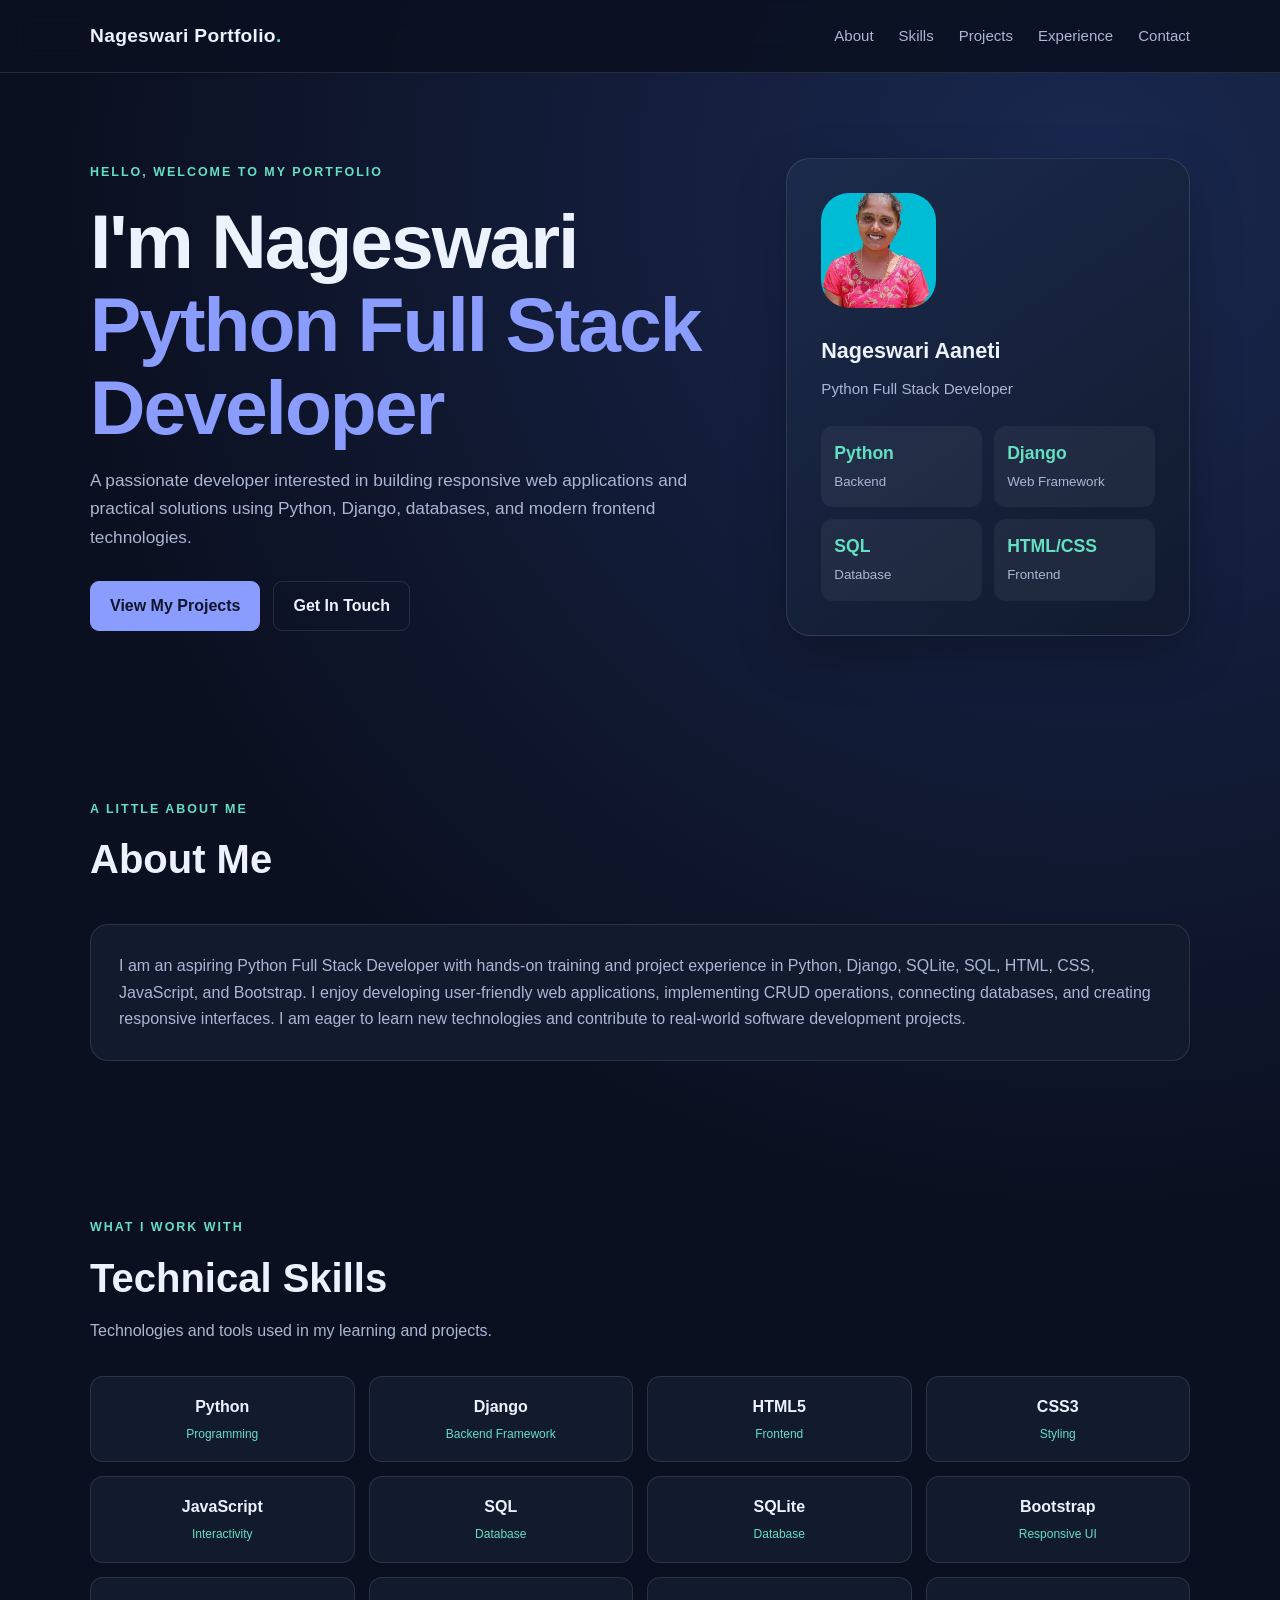
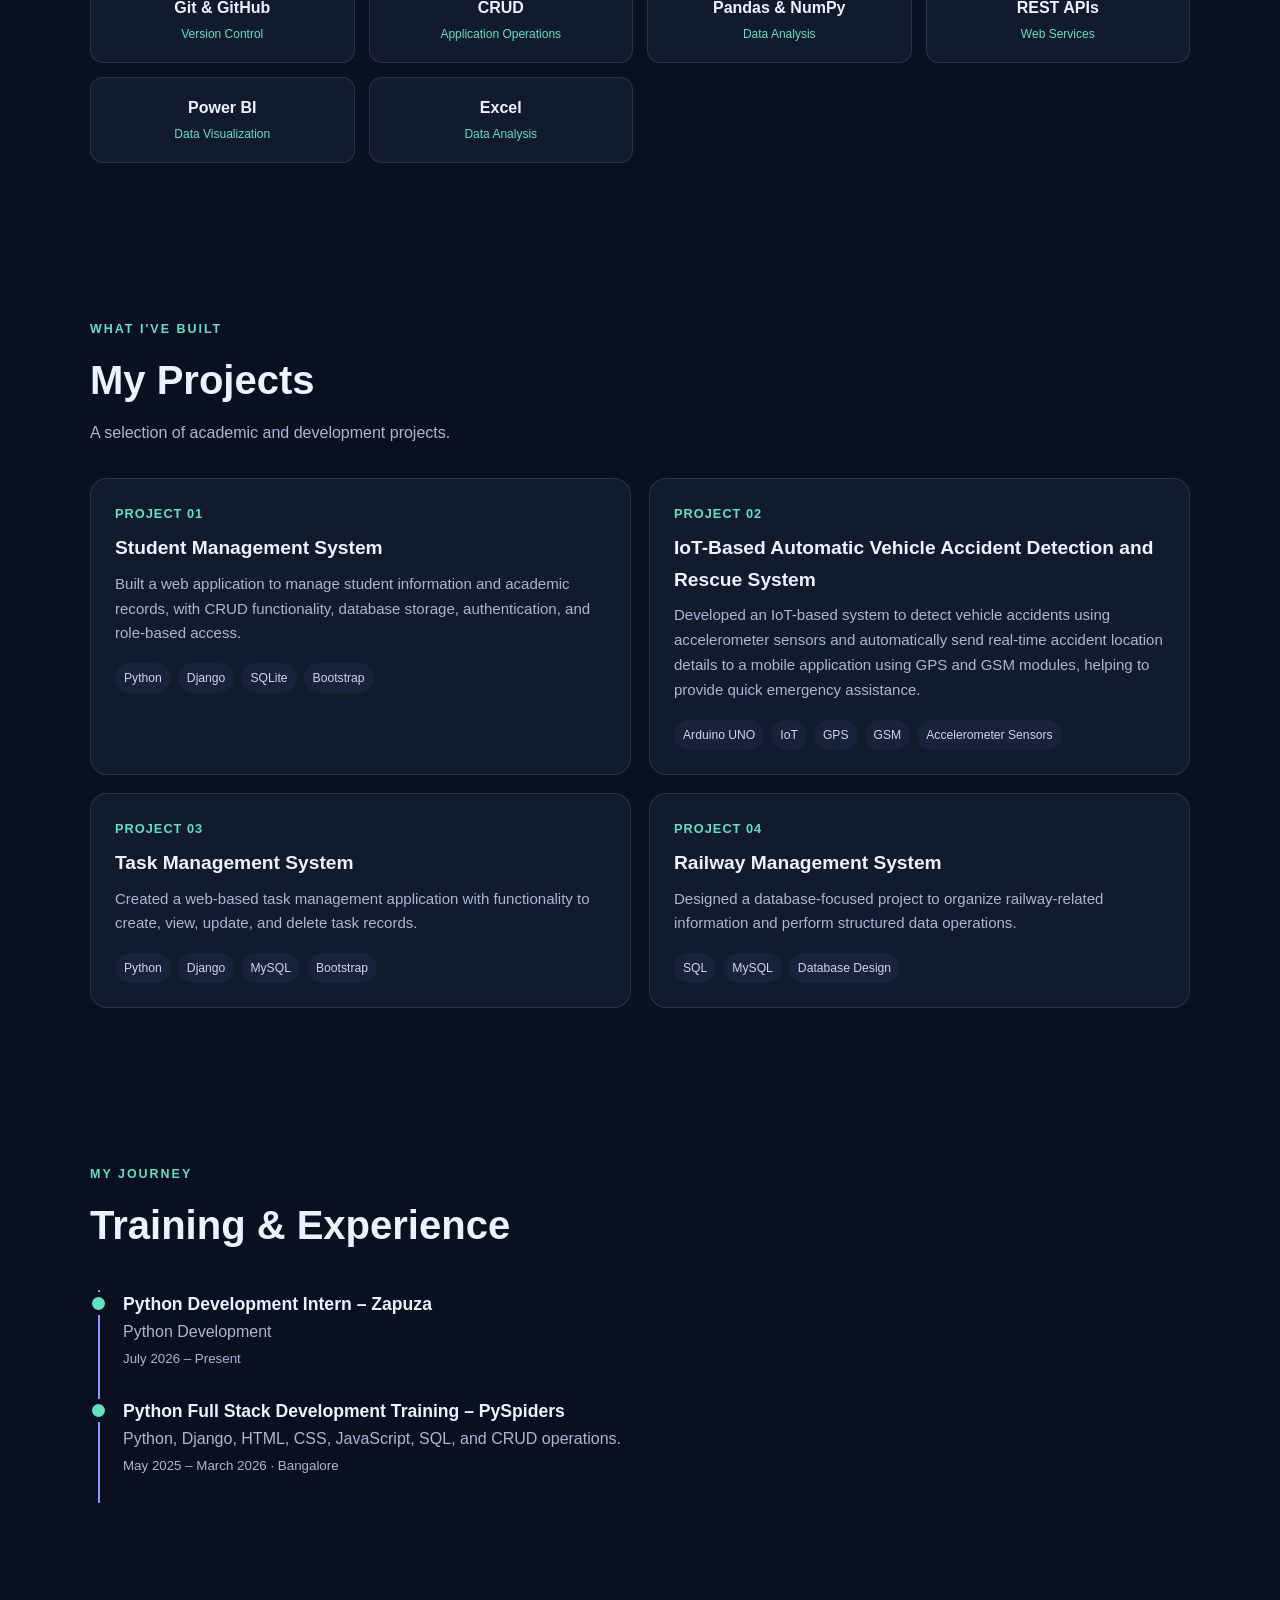
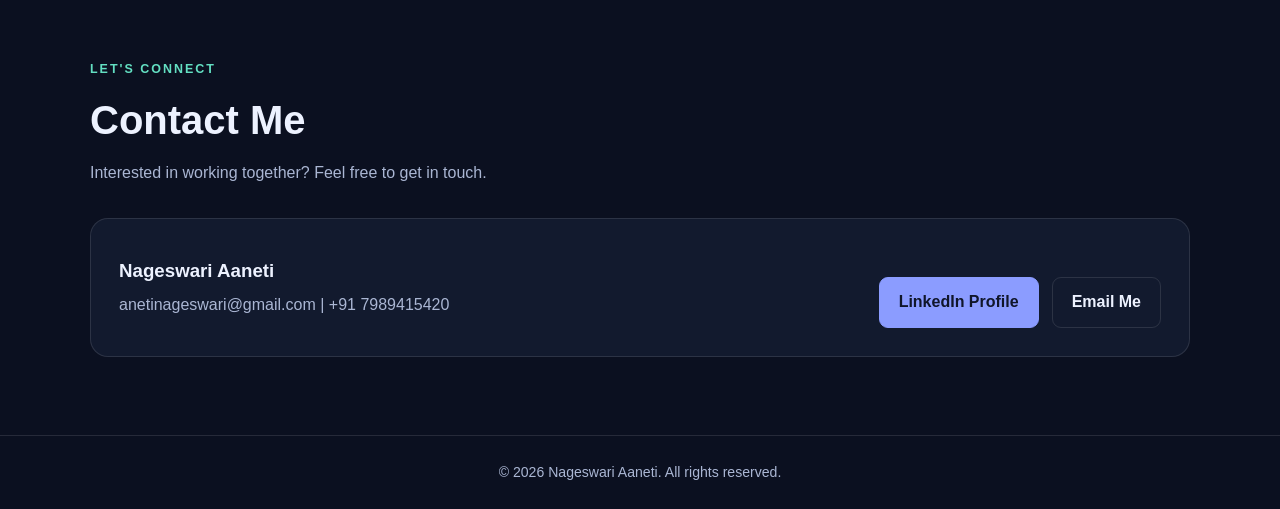
<file: index.html>
<!DOCTYPE html>
<html lang="en">

<head>
  <meta charset="UTF-8">
  <meta name="viewport" content="width=device-width, initial-scale=1.0">
  <meta name="description" content="Portfolio of Nageswari Aaneti, Python Full Stack Developer.">
  <title>Nageswari Aaneti | Python Full Stack Developer</title>
  <style>
    :root {
      --bg: #0b1020;
      --panel: #121a2e;
      --panel-soft: #17223b;
      --text: #edf2ff;
      --muted: #aab6d3;
      --accent: #8b9cff;
      --accent-2: #63dfc2;
      --line: rgba(255, 255, 255, .11);
      --shadow: 0 18px 50px rgba(0, 0, 0, .25);
    }

    * {
      box-sizing: border-box;
      margin: 0;
      padding: 0;
    }

    html {
      scroll-behavior: smooth;
    }

    body {
      font-family: Inter, "Segoe UI", Arial, sans-serif;
      background: radial-gradient(circle at 85% 5%, #1a2850 0, transparent 28%), var(--bg);
      color: var(--text);
      line-height: 1.65;
    }

    a {
      color: inherit;
      text-decoration: none;
    }

    .container {
      width: min(1100px, 90%);
      margin: auto;
    }

    header {
      position: sticky;
      top: 0;
      z-index: 10;
      background: rgba(11, 16, 32, .88);
      backdrop-filter: blur(14px);
      border-bottom: 1px solid var(--line);
    }

    nav {
      min-height: 72px;
      display: flex;
      align-items: center;
      justify-content: space-between;
      gap: 20px;
    }

    .logo {
      font-size: 1.2rem;
      font-weight: 800;
      letter-spacing: .3px;
    }

    .logo span {
      color: var(--accent-2);
    }

    .nav-links {
      display: flex;
      align-items: center;
      gap: 25px;
      list-style: none;
    }

    .nav-links a {
      color: var(--muted);
      font-size: .94rem;
      transition: color .2s;
    }

    .nav-links a:hover {
      color: var(--accent-2);
    }

    .menu-btn {
      display: none;
      background: none;
      color: var(--text);
      border: 1px solid var(--line);
      border-radius: 8px;
      padding: 7px 11px;
      font-size: 1.1rem;
    }

    .hero {
      min-height: 590px;
      display: grid;
      grid-template-columns: 1.35fr .85fr;
      align-items: center;
      gap: 55px;
      padding: 85px 0;
    }

    .eyebrow {
      color: var(--accent-2);
      font-weight: 700;
      letter-spacing: 2px;
      text-transform: uppercase;
      font-size: .78rem;
    }

    h1 {
      font-size: clamp(2.7rem, 6vw, 4.8rem);
      line-height: 1.08;
      margin: 17px 0;
      letter-spacing: -2px;
    }

    h1 span {
      color: var(--accent);
    }

    .hero p {
      color: var(--muted);
      max-width: 620px;
      font-size: 1.08rem;
    }

    .actions {
      display: flex;
      flex-wrap: wrap;
      gap: 13px;
      margin-top: 30px;
    }

    .btn {
      display: inline-flex;
      align-items: center;
      justify-content: center;
      padding: 11px 19px;
      border-radius: 9px;
      font-weight: 700;
      border: 1px solid var(--accent);
      transition: transform .2s, background .2s;
    }

    .btn:hover {
      transform: translateY(-3px);
    }

    .btn.primary {
      background: var(--accent);
      color: #10162a;
    }

    .btn.secondary {
      color: var(--text);
      border-color: var(--line);
    }

    .hero-card {
      background: linear-gradient(145deg, #1b2a4b, #111a2e);
      border: 1px solid var(--line);
      border-radius: 24px;
      padding: 34px;
      box-shadow: var(--shadow);
    }

    .avatar {
      width: 115px;
      height: 115px;
      border-radius: 28px;
      overflow: hidden;
      margin-bottom: 25px;
    }

    .avatar img {
      width: 100%;
      height: 100%;
      object-fit: cover;
      display: block;
    }

    .hero-card h2 {
      font-size: 1.35rem;
      margin-bottom: 7px;
    }

    .hero-card p {
      font-size: .95rem;
    }

    .quick-info {
      display: grid;
      grid-template-columns: 1fr 1fr;
      gap: 12px;
      margin-top: 25px;
    }

    .quick-info div {
      padding: 13px;
      border-radius: 12px;
      background: rgba(255, 255, 255, .05);
    }

    .quick-info strong {
      display: block;
      color: var(--accent-2);
      font-size: 1.1rem;
    }

    .quick-info small {
      color: var(--muted);
    }

    section {
      padding: 78px 0;
    }

    .section-heading {
      margin-bottom: 32px;
    }

    .section-heading h2 {
      font-size: clamp(1.8rem, 4vw, 2.5rem);
      margin-top: 7px;
    }

    .section-heading p {
      color: var(--muted);
      margin-top: 7px;
    }

    .about-box,
    .contact-box {
      background: var(--panel);
      border: 1px solid var(--line);
      border-radius: 18px;
      padding: 28px;
    }

    .about-box p {
      color: var(--muted);
    }

    .skills-grid {
      display: grid;
      grid-template-columns: repeat(4, 1fr);
      gap: 14px;
    }

    .skill {
      background: var(--panel);
      border: 1px solid var(--line);
      border-radius: 13px;
      padding: 17px;
      font-weight: 650;
      text-align: center;
    }

    .skill span {
      display: block;
      color: var(--accent-2);
      font-size: .75rem;
      font-weight: 500;
      margin-top: 4px;
    }

    .projects-grid {
      display: grid;
      grid-template-columns: repeat(2, 1fr);
      gap: 18px;
    }

    .project {
      background: var(--panel);
      border: 1px solid var(--line);
      border-radius: 17px;
      padding: 24px;
      transition: transform .2s, border-color .2s;
    }

    .project:hover {
      transform: translateY(-5px);
      border-color: var(--accent);
    }

    .project .number {
      color: var(--accent-2);
      font-size: .8rem;
      font-weight: 800;
      letter-spacing: 1px;
    }

    .project h3 {
      font-size: 1.2rem;
      margin: 8px 0;
    }

    .project p {
      color: var(--muted);
      font-size: .94rem;
    }

    .tags {
      display: flex;
      flex-wrap: wrap;
      gap: 7px;
      margin-top: 17px;
    }

    .tags span {
      background: var(--panel-soft);
      color: #cbd5f2;
      padding: 5px 9px;
      border-radius: 20px;
      font-size: .76rem;
    }

    .timeline {
      border-left: 2px solid var(--accent);
      padding-left: 23px;
      margin-left: 8px;
    }

    .timeline-item {
      position: relative;
      padding: 0 0 25px;
    }

    .timeline-item::before {
      content: "";
      position: absolute;
      left: -31px;
      top: 7px;
      width: 13px;
      height: 13px;
      border-radius: 50%;
      background: var(--accent-2);
      box-shadow: 0 0 0 5px var(--bg);
    }

    .timeline-item h3 {
      font-size: 1.1rem;
    }

    .timeline-item p,
    .timeline-item small {
      color: var(--muted);
    }

    .contact-box {
      display: flex;
      justify-content: space-between;
      align-items: center;
      gap: 25px;
      flex-wrap: wrap;
    }

    .contact-box p {
      color: var(--muted);
      margin-top: 5px;
    }

    footer {
      border-top: 1px solid var(--line);
      padding: 25px 0;
      color: var(--muted);
      text-align: center;
      font-size: .88rem;
    }

    @media (max-width: 760px) {
      .menu-btn {
        display: block;
      }

      .nav-links {
        display: none;
        position: absolute;
        top: 72px;
        left: 0;
        right: 0;
        padding: 20px 5%;
        background: #10182b;
        border-bottom: 1px solid var(--line);
        flex-direction: column;
        align-items: flex-start;
      }

      .nav-links.open {
        display: flex;
      }

      .hero {
        grid-template-columns: 1fr;
        gap: 30px;
        padding: 65px 0;
      }

      .hero-card {
        max-width: 480px;
      }

      .skills-grid {
        grid-template-columns: repeat(2, 1fr);
      }

      .projects-grid {
        grid-template-columns: 1fr;
      }

      section {
        padding: 58px 0;
      }
    }

    @media (max-width: 390px) {
      .skills-grid {
        grid-template-columns: 1fr 1fr;
        gap: 9px;
      }

      .skill {
        padding: 13px 8px;
      }
    }
  </style>
</head>

<body>
  <header>
    <nav class="container">
      <a class="logo" href="#home">Nageswari Portfolio<span>.</span></a>
      <button class="menu-btn" id="menuBtn" aria-label="Toggle navigation" aria-expanded="false">☰</button>
      <ul class="nav-links" id="navLinks">
        <li><a href="#about">About</a></li>
        <li><a href="#skills">Skills</a></li>
        <li><a href="#projects">Projects</a></li>
        <li><a href="#experience">Experience</a></li>
        <li><a href="#contact">Contact</a></li>
      </ul>
    </nav>
  </header>

  <main>
    <section class="container hero" id="home">
      <div>
        <div class="eyebrow">Hello, welcome to my portfolio</div>
        <h1>I'm Nageswari<br><span>Python Full Stack Developer</span></h1>
        <p>A passionate developer interested in building responsive web applications and practical solutions using
          Python, Django, databases, and modern frontend technologies.</p>
        <div class="actions">
          <a class="btn primary" href="#projects">View My Projects</a>
          <a class="btn secondary" href="#contact">Get In Touch</a>
        </div>
      </div>
      <aside class="hero-card">
        <div class="avatar"><img src="PicNag.jpeg" alt="Nageswari Aaneti"></div>
        <h2>Nageswari Aaneti</h2>
        <p>Python Full Stack Developer</p>
        <div class="quick-info">
          <div><strong>Python</strong><small>Backend</small></div>
          <div><strong>Django</strong><small>Web Framework</small></div>
          <div><strong>SQL</strong><small>Database</small></div>
          <div><strong>HTML/CSS</strong><small>Frontend</small></div>
        </div>
      </aside>
    </section>

    <section class="container" id="about">
      <div class="section-heading">
        <div class="eyebrow">A little about me</div>
        <h2>About Me</h2>
      </div>
      <div class="about-box">
        <p>I am an aspiring Python Full Stack Developer with hands-on training and project experience in Python, Django,
          SQLite, SQL, HTML, CSS, JavaScript, and Bootstrap. I enjoy developing user-friendly web applications,
          implementing CRUD operations, connecting databases, and creating responsive interfaces. I am eager to learn
          new technologies and contribute to real-world software development projects.</p>
      </div>
    </section>

    <section class="container" id="skills">
      <div class="section-heading">
        <div class="eyebrow">What I work with</div>
        <h2>Technical Skills</h2>
        <p>Technologies and tools used in my learning and projects.</p>
      </div>
      <div class="skills-grid">
        <div class="skill">Python<span>Programming</span></div>
        <div class="skill">Django<span>Backend Framework</span></div>
        <div class="skill">HTML5<span>Frontend</span></div>
        <div class="skill">CSS3<span>Styling</span></div>
        <div class="skill">JavaScript<span>Interactivity</span></div>
        <div class="skill">SQL<span>Database</span></div>
        <div class="skill">SQLite<span>Database</span></div>
        <div class="skill">Bootstrap<span>Responsive UI</span></div>
        <div class="skill">Git & GitHub<span>Version Control</span></div>
        <div class="skill">CRUD<span>Application Operations</span></div>
        <div class="skill">Pandas & NumPy<span>Data Analysis</span></div>
        <div class="skill">REST APIs<span>Web Services</span></div>
        <div class="skill">Power BI<span>Data Visualization</span></div>
        <div class="skill">Excel<span>Data Analysis</span></div>
      </div>
    </section>

    <section class="container" id="projects">
      <div class="section-heading">
        <div class="eyebrow">What I've built</div>
        <h2>My Projects</h2>
        <p>A selection of academic and development projects.</p>
      </div>
      <div class="projects-grid">
        <article class="project">
          <div class="number">PROJECT 01</div>
          <h3>Student Management System</h3>
          <p>Built a web application to manage student information and academic records, with CRUD functionality,
            database storage, authentication, and role-based access.</p>
          <div class="tags"><span>Python</span><span>Django</span><span>SQLite</span><span>Bootstrap</span></div>
        </article>
        <article class="project">
          <div class="number">PROJECT 02</div>
          <h3>IoT-Based Automatic Vehicle Accident Detection and Rescue System</h3>
          <p>Developed an IoT-based system to detect vehicle accidents using accelerometer sensors and automatically
            send real-time accident location details to a mobile application using GPS and GSM modules, helping to
            provide quick emergency assistance.</p>
          <div class="tags"><span>Arduino UNO</span><span>IoT</span><span>GPS</span><span>GSM</span><span>Accelerometer
              Sensors</span></div>
        </article>

        <article class="project">
          <div class="number">PROJECT 03</div>
          <h3>Task Management System</h3>
          <p>Created a web-based task management application with functionality to create, view, update, and delete task
            records.</p>
          <div class="tags"><span>Python</span><span>Django</span><span>MySQL</span><span>Bootstrap</span></div>
        </article>
        <article class="project">
          <div class="number">PROJECT 04</div>
          <h3>Railway Management System</h3>
          <p>Designed a database-focused project to organize railway-related information and perform structured data
            operations.</p>
          <div class="tags"><span>SQL</span><span>MySQL</span><span>Database Design</span></div>
        </article>
      </div>
    </section>

    <section class="container" id="experience">
      <div class="section-heading">
        <div class="eyebrow">My journey</div>
        <h2>Training & Experience</h2>
      </div>
      <div class="timeline">
        <div class="timeline-item">
          <h3>Python Development Intern – Zapuza</h3>
          <p>Python Development</p><small>July 2026 – Present</small>
        </div>
        <div class="timeline-item">
          <h3>Python Full Stack Development Training – PySpiders</h3>
          <p>Python, Django, HTML, CSS, JavaScript, SQL, and CRUD operations.</p><small>May 2025 – March 2026 ·
            Bangalore</small>
        </div>
      </div>
    </section>

    <section class="container" id="contact">
      <div class="section-heading">
        <div class="eyebrow">Let's connect</div>
        <h2>Contact Me</h2>
        <p>Interested in working together? Feel free to get in touch.</p>
      </div>
      <div class="contact-box">
        <div>
          <h3>Nageswari Aaneti</h3>
          <p>anetinageswari@gmail.com | +91 7989415420</p>
        </div>
        <div class="actions">
          <a class="btn primary" href="https://www.linkedin.com/in/nageswari-aaneti-a64639266/" target="_blank"
            rel="noopener noreferrer">LinkedIn Profile</a>
          <a class="btn secondary" href="mailto:anetinageswari@gmail.com">Email Me</a>
        </div>
      </div>
    </section>
  </main>
  <footer>
    <div class="container">© <span id="year"></span> Nageswari Aaneti. All rights reserved.</div>
  </footer>

  <script>
    const menuBtn = document.getElementById("menuBtn");
    const navLinks = document.getElementById("navLinks");
    menuBtn.addEventListener("click", () => {
      const isOpen = navLinks.classList.toggle("open");
      menuBtn.setAttribute("aria-expanded", String(isOpen));
    });
    navLinks.querySelectorAll("a").forEach(link => {
      link.addEventListener("click", () => {
        navLinks.classList.remove("open");
        menuBtn.setAttribute("aria-expanded", "false");
      });
    });
    document.getElementById("year").textContent = new Date().getFullYear();
  </script>
</body>

</html>
</file>
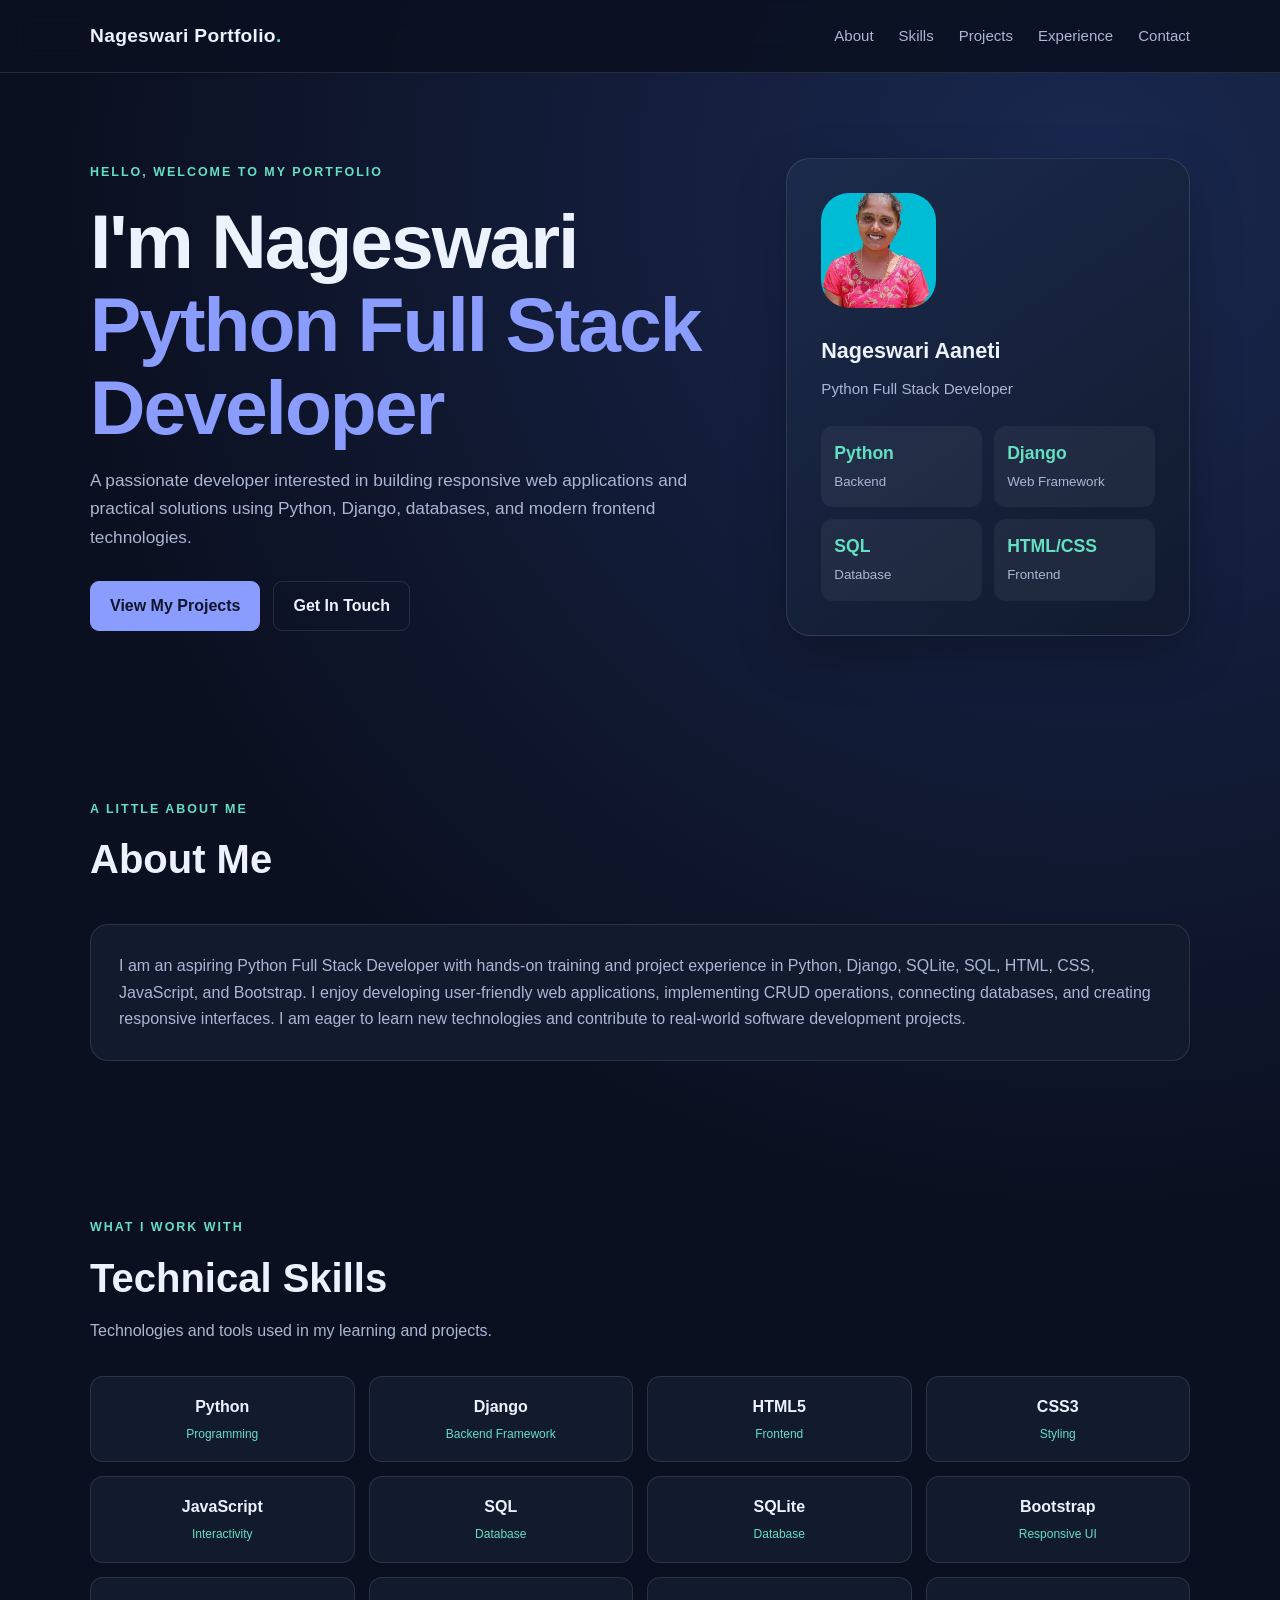
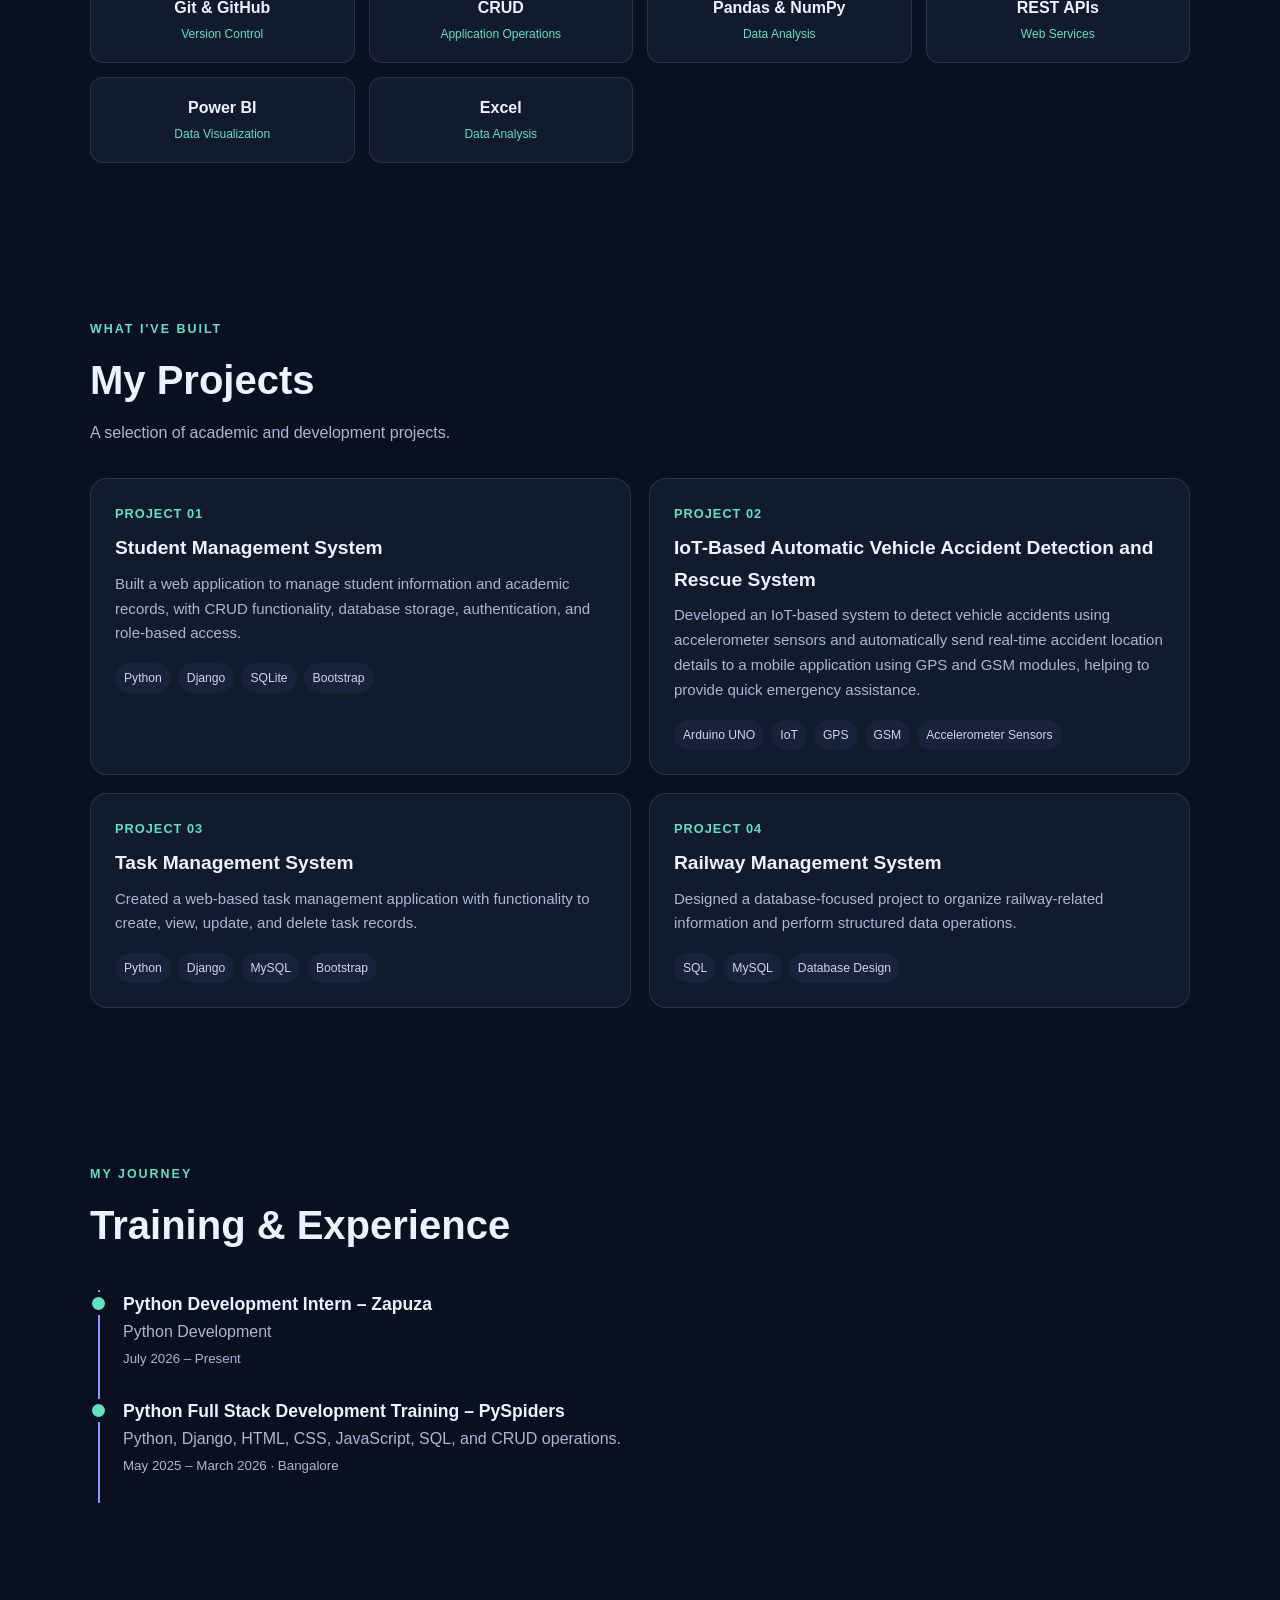
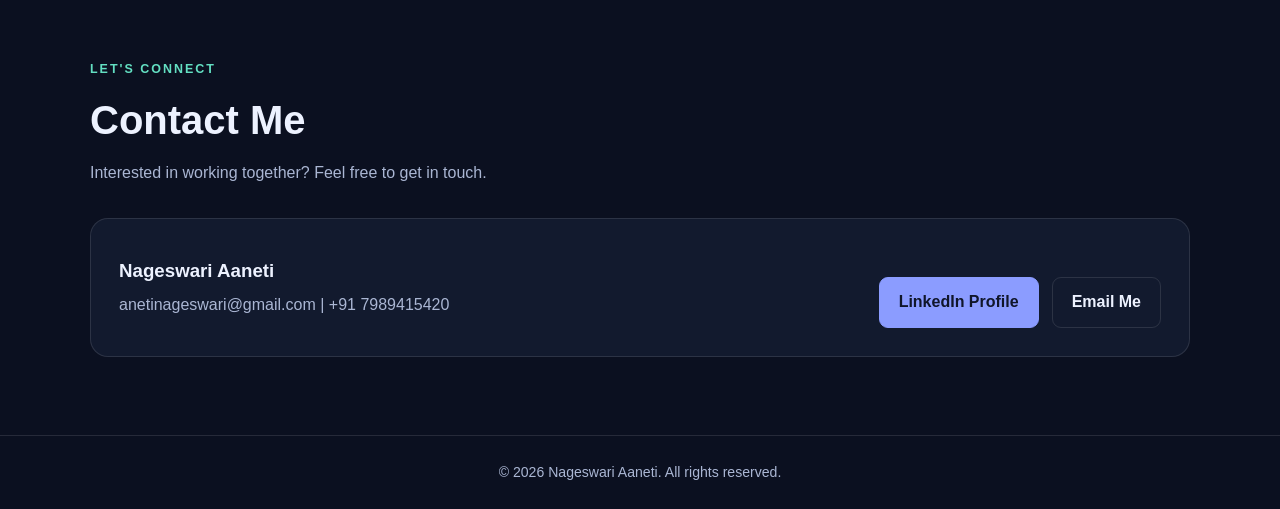
<file: nageswari_portfolio.html>
<!DOCTYPE html>
<html lang="en">

<head>
  <meta charset="UTF-8">
  <meta name="viewport" content="width=device-width, initial-scale=1.0">
  <meta name="description" content="Portfolio of Nageswari Aaneti, Python Full Stack Developer.">
  <title>Nageswari Aaneti | Python Full Stack Developer</title>
  <style>
    :root {
      --bg: #0b1020;
      --panel: #121a2e;
      --panel-soft: #17223b;
      --text: #edf2ff;
      --muted: #aab6d3;
      --accent: #8b9cff;
      --accent-2: #63dfc2;
      --line: rgba(255, 255, 255, .11);
      --shadow: 0 18px 50px rgba(0, 0, 0, .25);
    }

    * {
      box-sizing: border-box;
      margin: 0;
      padding: 0;
    }

    html {
      scroll-behavior: smooth;
    }

    body {
      font-family: Inter, "Segoe UI", Arial, sans-serif;
      background: radial-gradient(circle at 85% 5%, #1a2850 0, transparent 28%), var(--bg);
      color: var(--text);
      line-height: 1.65;
    }

    a {
      color: inherit;
      text-decoration: none;
    }

    .container {
      width: min(1100px, 90%);
      margin: auto;
    }

    header {
      position: sticky;
      top: 0;
      z-index: 10;
      background: rgba(11, 16, 32, .88);
      backdrop-filter: blur(14px);
      border-bottom: 1px solid var(--line);
    }

    nav {
      min-height: 72px;
      display: flex;
      align-items: center;
      justify-content: space-between;
      gap: 20px;
    }

    .logo {
      font-size: 1.2rem;
      font-weight: 800;
      letter-spacing: .3px;
    }

    .logo span {
      color: var(--accent-2);
    }

    .nav-links {
      display: flex;
      align-items: center;
      gap: 25px;
      list-style: none;
    }

    .nav-links a {
      color: var(--muted);
      font-size: .94rem;
      transition: color .2s;
    }

    .nav-links a:hover {
      color: var(--accent-2);
    }

    .menu-btn {
      display: none;
      background: none;
      color: var(--text);
      border: 1px solid var(--line);
      border-radius: 8px;
      padding: 7px 11px;
      font-size: 1.1rem;
    }

    .hero {
      min-height: 590px;
      display: grid;
      grid-template-columns: 1.35fr .85fr;
      align-items: center;
      gap: 55px;
      padding: 85px 0;
    }

    .eyebrow {
      color: var(--accent-2);
      font-weight: 700;
      letter-spacing: 2px;
      text-transform: uppercase;
      font-size: .78rem;
    }

    h1 {
      font-size: clamp(2.7rem, 6vw, 4.8rem);
      line-height: 1.08;
      margin: 17px 0;
      letter-spacing: -2px;
    }

    h1 span {
      color: var(--accent);
    }

    .hero p {
      color: var(--muted);
      max-width: 620px;
      font-size: 1.08rem;
    }

    .actions {
      display: flex;
      flex-wrap: wrap;
      gap: 13px;
      margin-top: 30px;
    }

    .btn {
      display: inline-flex;
      align-items: center;
      justify-content: center;
      padding: 11px 19px;
      border-radius: 9px;
      font-weight: 700;
      border: 1px solid var(--accent);
      transition: transform .2s, background .2s;
    }

    .btn:hover {
      transform: translateY(-3px);
    }

    .btn.primary {
      background: var(--accent);
      color: #10162a;
    }

    .btn.secondary {
      color: var(--text);
      border-color: var(--line);
    }

    .hero-card {
      background: linear-gradient(145deg, #1b2a4b, #111a2e);
      border: 1px solid var(--line);
      border-radius: 24px;
      padding: 34px;
      box-shadow: var(--shadow);
    }

    .avatar {
      width: 115px;
      height: 115px;
      border-radius: 28px;
      overflow: hidden;
      margin-bottom: 25px;
    }

    .avatar img {
      width: 100%;
      height: 100%;
      object-fit: cover;
      display: block;
    }

    .hero-card h2 {
      font-size: 1.35rem;
      margin-bottom: 7px;
    }

    .hero-card p {
      font-size: .95rem;
    }

    .quick-info {
      display: grid;
      grid-template-columns: 1fr 1fr;
      gap: 12px;
      margin-top: 25px;
    }

    .quick-info div {
      padding: 13px;
      border-radius: 12px;
      background: rgba(255, 255, 255, .05);
    }

    .quick-info strong {
      display: block;
      color: var(--accent-2);
      font-size: 1.1rem;
    }

    .quick-info small {
      color: var(--muted);
    }

    section {
      padding: 78px 0;
    }

    .section-heading {
      margin-bottom: 32px;
    }

    .section-heading h2 {
      font-size: clamp(1.8rem, 4vw, 2.5rem);
      margin-top: 7px;
    }

    .section-heading p {
      color: var(--muted);
      margin-top: 7px;
    }

    .about-box,
    .contact-box {
      background: var(--panel);
      border: 1px solid var(--line);
      border-radius: 18px;
      padding: 28px;
    }

    .about-box p {
      color: var(--muted);
    }

    .skills-grid {
      display: grid;
      grid-template-columns: repeat(4, 1fr);
      gap: 14px;
    }

    .skill {
      background: var(--panel);
      border: 1px solid var(--line);
      border-radius: 13px;
      padding: 17px;
      font-weight: 650;
      text-align: center;
    }

    .skill span {
      display: block;
      color: var(--accent-2);
      font-size: .75rem;
      font-weight: 500;
      margin-top: 4px;
    }

    .projects-grid {
      display: grid;
      grid-template-columns: repeat(2, 1fr);
      gap: 18px;
    }

    .project {
      background: var(--panel);
      border: 1px solid var(--line);
      border-radius: 17px;
      padding: 24px;
      transition: transform .2s, border-color .2s;
    }

    .project:hover {
      transform: translateY(-5px);
      border-color: var(--accent);
    }

    .project .number {
      color: var(--accent-2);
      font-size: .8rem;
      font-weight: 800;
      letter-spacing: 1px;
    }

    .project h3 {
      font-size: 1.2rem;
      margin: 8px 0;
    }

    .project p {
      color: var(--muted);
      font-size: .94rem;
    }

    .tags {
      display: flex;
      flex-wrap: wrap;
      gap: 7px;
      margin-top: 17px;
    }

    .tags span {
      background: var(--panel-soft);
      color: #cbd5f2;
      padding: 5px 9px;
      border-radius: 20px;
      font-size: .76rem;
    }

    .timeline {
      border-left: 2px solid var(--accent);
      padding-left: 23px;
      margin-left: 8px;
    }

    .timeline-item {
      position: relative;
      padding: 0 0 25px;
    }

    .timeline-item::before {
      content: "";
      position: absolute;
      left: -31px;
      top: 7px;
      width: 13px;
      height: 13px;
      border-radius: 50%;
      background: var(--accent-2);
      box-shadow: 0 0 0 5px var(--bg);
    }

    .timeline-item h3 {
      font-size: 1.1rem;
    }

    .timeline-item p,
    .timeline-item small {
      color: var(--muted);
    }

    .contact-box {
      display: flex;
      justify-content: space-between;
      align-items: center;
      gap: 25px;
      flex-wrap: wrap;
    }

    .contact-box p {
      color: var(--muted);
      margin-top: 5px;
    }

    footer {
      border-top: 1px solid var(--line);
      padding: 25px 0;
      color: var(--muted);
      text-align: center;
      font-size: .88rem;
    }

    @media (max-width: 760px) {
      .menu-btn {
        display: block;
      }

      .nav-links {
        display: none;
        position: absolute;
        top: 72px;
        left: 0;
        right: 0;
        padding: 20px 5%;
        background: #10182b;
        border-bottom: 1px solid var(--line);
        flex-direction: column;
        align-items: flex-start;
      }

      .nav-links.open {
        display: flex;
      }

      .hero {
        grid-template-columns: 1fr;
        gap: 30px;
        padding: 65px 0;
      }

      .hero-card {
        max-width: 480px;
      }

      .skills-grid {
        grid-template-columns: repeat(2, 1fr);
      }

      .projects-grid {
        grid-template-columns: 1fr;
      }

      section {
        padding: 58px 0;
      }
    }

    @media (max-width: 390px) {
      .skills-grid {
        grid-template-columns: 1fr 1fr;
        gap: 9px;
      }

      .skill {
        padding: 13px 8px;
      }
    }
  </style>
</head>

<body>
  <header>
    <nav class="container">
      <a class="logo" href="#home">Nageswari Portfolio<span>.</span></a>
      <button class="menu-btn" id="menuBtn" aria-label="Toggle navigation" aria-expanded="false">☰</button>
      <ul class="nav-links" id="navLinks">
        <li><a href="#about">About</a></li>
        <li><a href="#skills">Skills</a></li>
        <li><a href="#projects">Projects</a></li>
        <li><a href="#experience">Experience</a></li>
        <li><a href="#contact">Contact</a></li>
      </ul>
    </nav>
  </header>

  <main>
    <section class="container hero" id="home">
      <div>
        <div class="eyebrow">Hello, welcome to my portfolio</div>
        <h1>I'm Nageswari<br><span>Python Full Stack Developer</span></h1>
        <p>A passionate developer interested in building responsive web applications and practical solutions using
          Python, Django, databases, and modern frontend technologies.</p>
        <div class="actions">
          <a class="btn primary" href="#projects">View My Projects</a>
          <a class="btn secondary" href="#contact">Get In Touch</a>
        </div>
      </div>
      <aside class="hero-card">
        <div class="avatar"><img src="PicNag.jpeg" alt="Nageswari Aaneti"></div>
        <h2>Nageswari Aaneti</h2>
        <p>Python Full Stack Developer</p>
        <div class="quick-info">
          <div><strong>Python</strong><small>Backend</small></div>
          <div><strong>Django</strong><small>Web Framework</small></div>
          <div><strong>SQL</strong><small>Database</small></div>
          <div><strong>HTML/CSS</strong><small>Frontend</small></div>
        </div>
      </aside>
    </section>

    <section class="container" id="about">
      <div class="section-heading">
        <div class="eyebrow">A little about me</div>
        <h2>About Me</h2>
      </div>
      <div class="about-box">
        <p>I am an aspiring Python Full Stack Developer with hands-on training and project experience in Python, Django,
          SQLite, SQL, HTML, CSS, JavaScript, and Bootstrap. I enjoy developing user-friendly web applications,
          implementing CRUD operations, connecting databases, and creating responsive interfaces. I am eager to learn
          new technologies and contribute to real-world software development projects.</p>
      </div>
    </section>

    <section class="container" id="skills">
      <div class="section-heading">
        <div class="eyebrow">What I work with</div>
        <h2>Technical Skills</h2>
        <p>Technologies and tools used in my learning and projects.</p>
      </div>
      <div class="skills-grid">
        <div class="skill">Python<span>Programming</span></div>
        <div class="skill">Django<span>Backend Framework</span></div>
        <div class="skill">HTML5<span>Frontend</span></div>
        <div class="skill">CSS3<span>Styling</span></div>
        <div class="skill">JavaScript<span>Interactivity</span></div>
        <div class="skill">SQL<span>Database</span></div>
        <div class="skill">SQLite<span>Database</span></div>
        <div class="skill">Bootstrap<span>Responsive UI</span></div>
        <div class="skill">Git & GitHub<span>Version Control</span></div>
        <div class="skill">CRUD<span>Application Operations</span></div>
        <div class="skill">Pandas & NumPy<span>Data Analysis</span></div>
        <div class="skill">REST APIs<span>Web Services</span></div>
        <div class="skill">Power BI<span>Data Visualization</span></div>
        <div class="skill">Excel<span>Data Analysis</span></div>
      </div>
    </section>

    <section class="container" id="projects">
      <div class="section-heading">
        <div class="eyebrow">What I've built</div>
        <h2>My Projects</h2>
        <p>A selection of academic and development projects.</p>
      </div>
      <div class="projects-grid">
        <article class="project">
          <div class="number">PROJECT 01</div>
          <h3>Student Management System</h3>
          <p>Built a web application to manage student information and academic records, with CRUD functionality,
            database storage, authentication, and role-based access.</p>
          <div class="tags"><span>Python</span><span>Django</span><span>SQLite</span><span>Bootstrap</span></div>
        </article>
        <article class="project">
          <div class="number">PROJECT 02</div>
          <h3>IoT-Based Automatic Vehicle Accident Detection and Rescue System</h3>
          <p>Developed an IoT-based system to detect vehicle accidents using accelerometer sensors and automatically
            send real-time accident location details to a mobile application using GPS and GSM modules, helping to
            provide quick emergency assistance.</p>
          <div class="tags"><span>Arduino UNO</span><span>IoT</span><span>GPS</span><span>GSM</span><span>Accelerometer
              Sensors</span></div>
        </article>

        <article class="project">
          <div class="number">PROJECT 03</div>
          <h3>Task Management System</h3>
          <p>Created a web-based task management application with functionality to create, view, update, and delete task
            records.</p>
          <div class="tags"><span>Python</span><span>Django</span><span>MySQL</span><span>Bootstrap</span></div>
        </article>
        <article class="project">
          <div class="number">PROJECT 04</div>
          <h3>Railway Management System</h3>
          <p>Designed a database-focused project to organize railway-related information and perform structured data
            operations.</p>
          <div class="tags"><span>SQL</span><span>MySQL</span><span>Database Design</span></div>
        </article>
      </div>
    </section>

    <section class="container" id="experience">
      <div class="section-heading">
        <div class="eyebrow">My journey</div>
        <h2>Training & Experience</h2>
      </div>
      <div class="timeline">
        <div class="timeline-item">
          <h3>Python Development Intern – Zapuza</h3>
          <p>Python Development</p><small>July 2026 – Present</small>
        </div>
        <div class="timeline-item">
          <h3>Python Full Stack Development Training – PySpiders</h3>
          <p>Python, Django, HTML, CSS, JavaScript, SQL, and CRUD operations.</p><small>May 2025 – March 2026 ·
            Bangalore</small>
        </div>
      </div>
    </section>

    <section class="container" id="contact">
      <div class="section-heading">
        <div class="eyebrow">Let's connect</div>
        <h2>Contact Me</h2>
        <p>Interested in working together? Feel free to get in touch.</p>
      </div>
      <div class="contact-box">
        <div>
          <h3>Nageswari Aaneti</h3>
          <p>anetinageswari@gmail.com | +91 7989415420</p>
        </div>
        <div class="actions">
          <a class="btn primary" href="https://www.linkedin.com/in/nageswari-aaneti-a64639266/" target="_blank"
            rel="noopener noreferrer">LinkedIn Profile</a>
          <a class="btn secondary" href="mailto:anetinageswari@gmail.com">Email Me</a>
        </div>
      </div>
    </section>
  </main>
  <footer>
    <div class="container">© <span id="year"></span> Nageswari Aaneti. All rights reserved.</div>
  </footer>

  <script>
    const menuBtn = document.getElementById("menuBtn");
    const navLinks = document.getElementById("navLinks");
    menuBtn.addEventListener("click", () => {
      const isOpen = navLinks.classList.toggle("open");
      menuBtn.setAttribute("aria-expanded", String(isOpen));
    });
    navLinks.querySelectorAll("a").forEach(link => {
      link.addEventListener("click", () => {
        navLinks.classList.remove("open");
        menuBtn.setAttribute("aria-expanded", "false");
      });
    });
    document.getElementById("year").textContent = new Date().getFullYear();
  </script>
</body>

</html>
</file>
